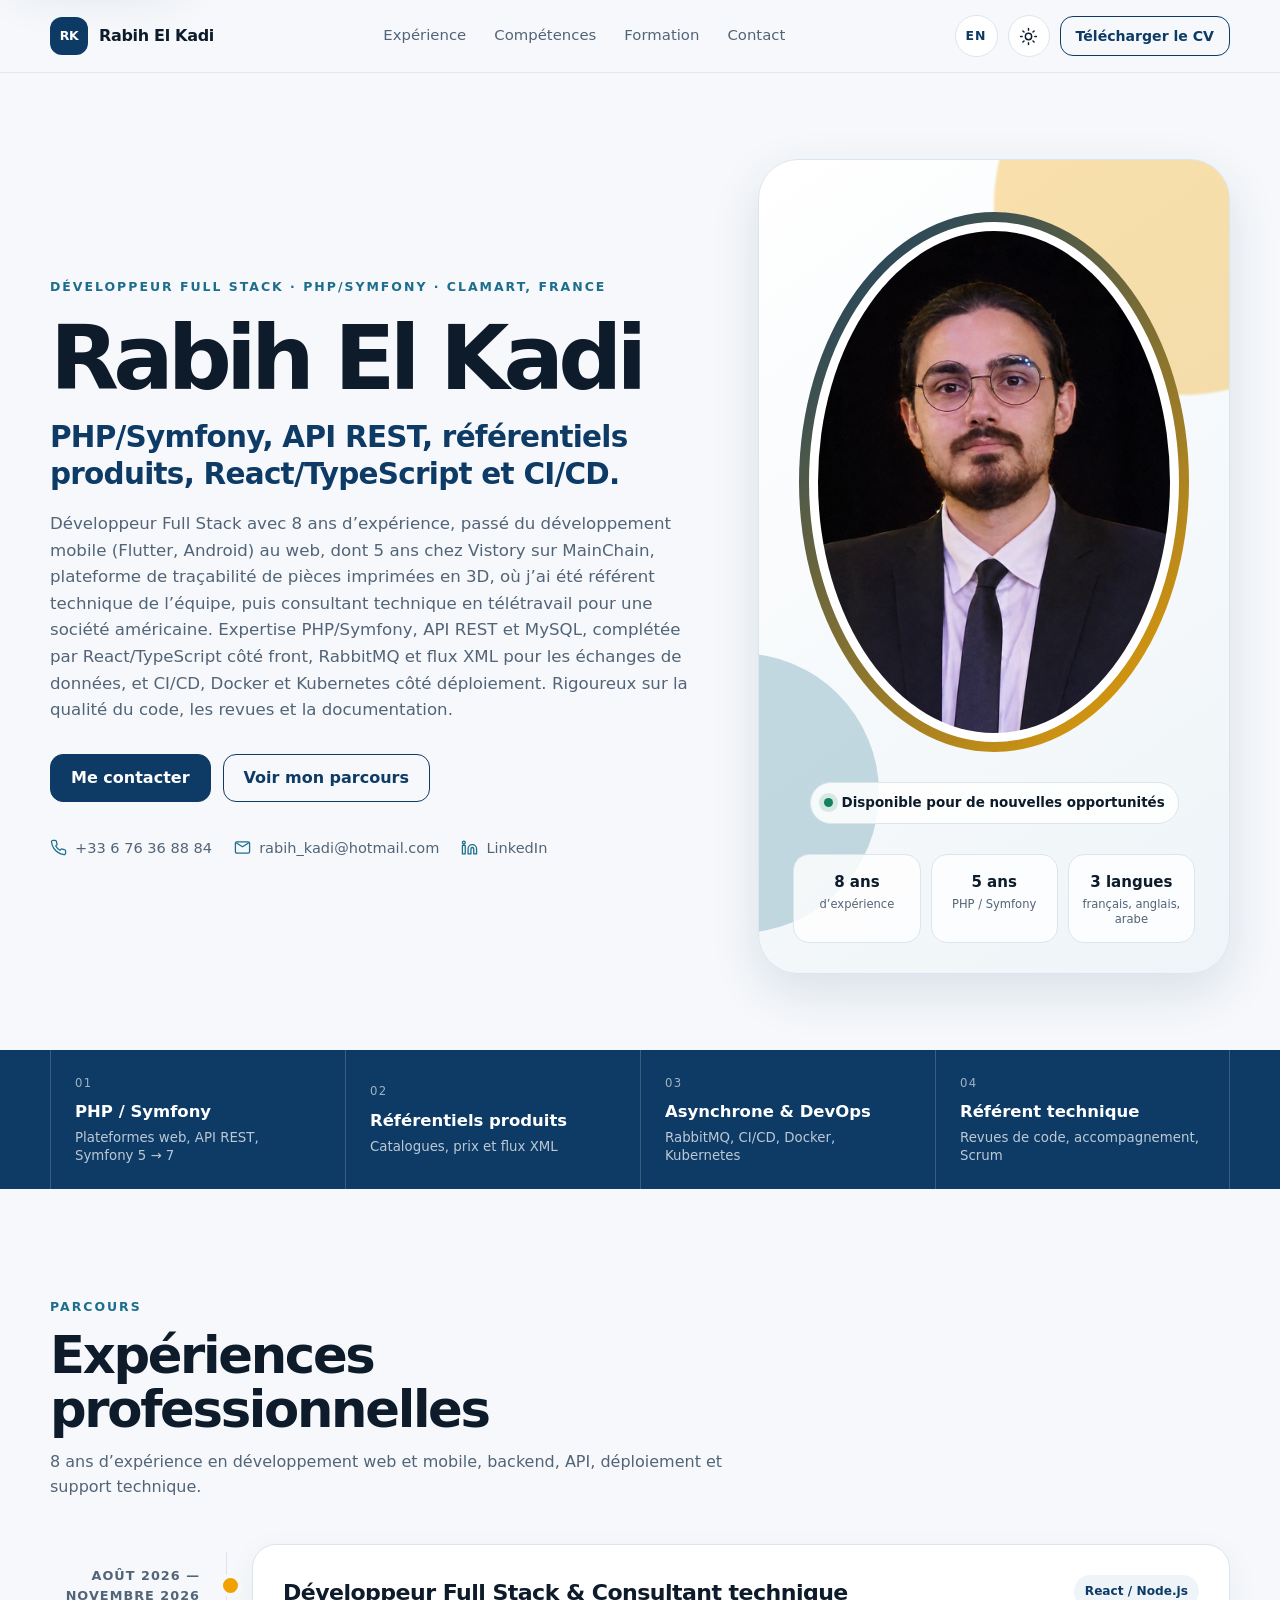
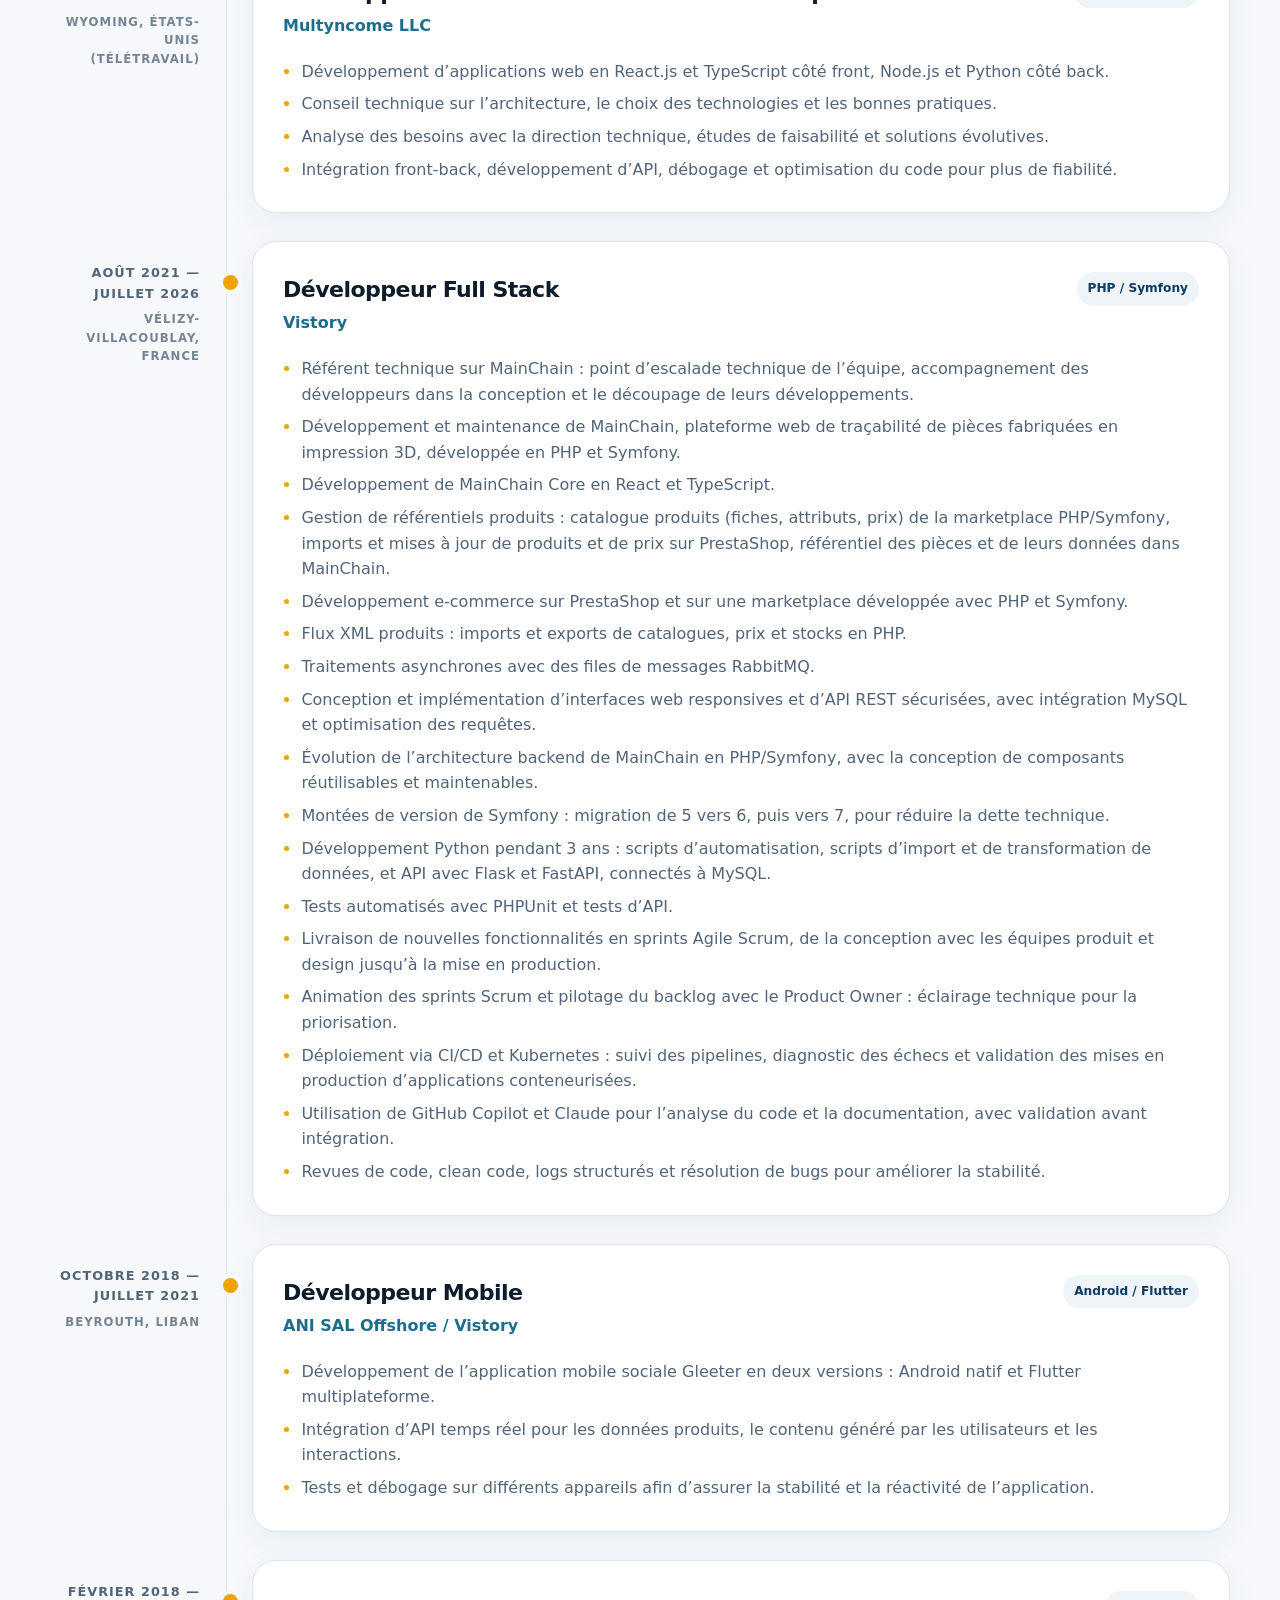
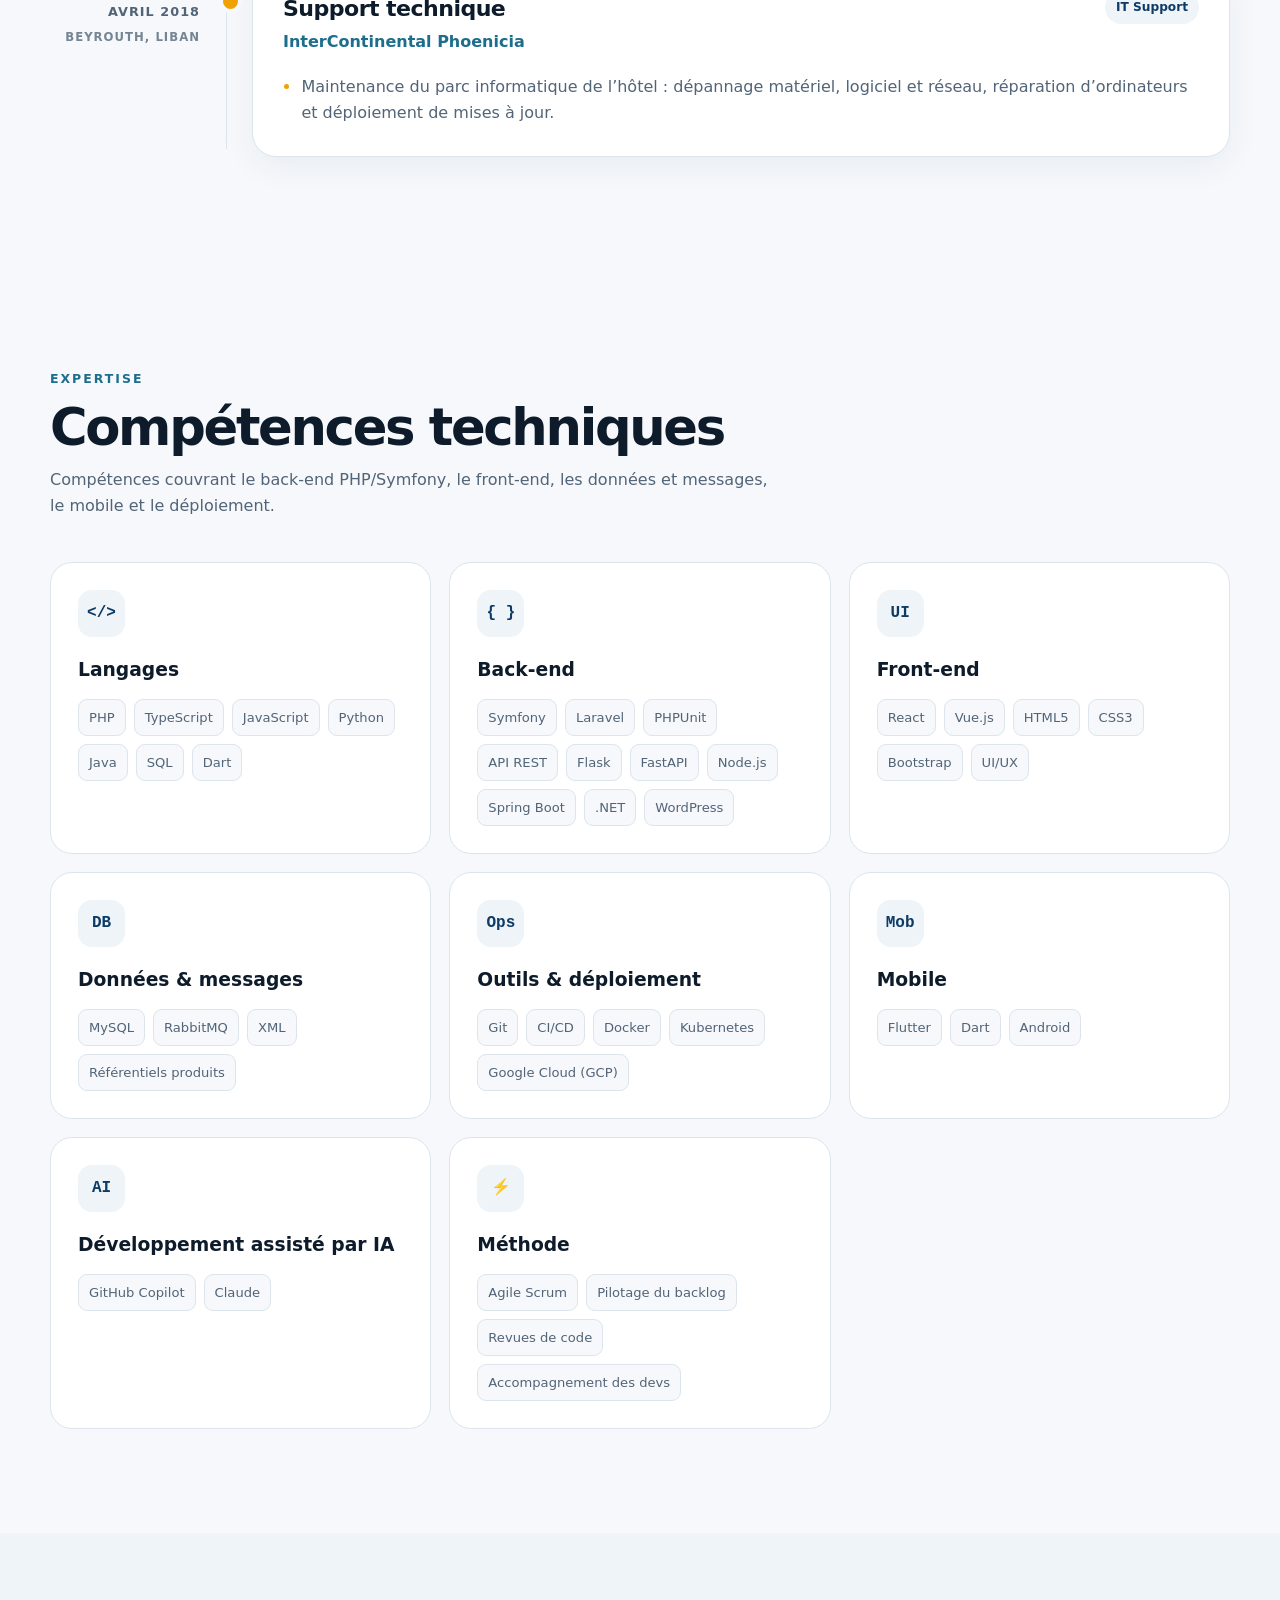
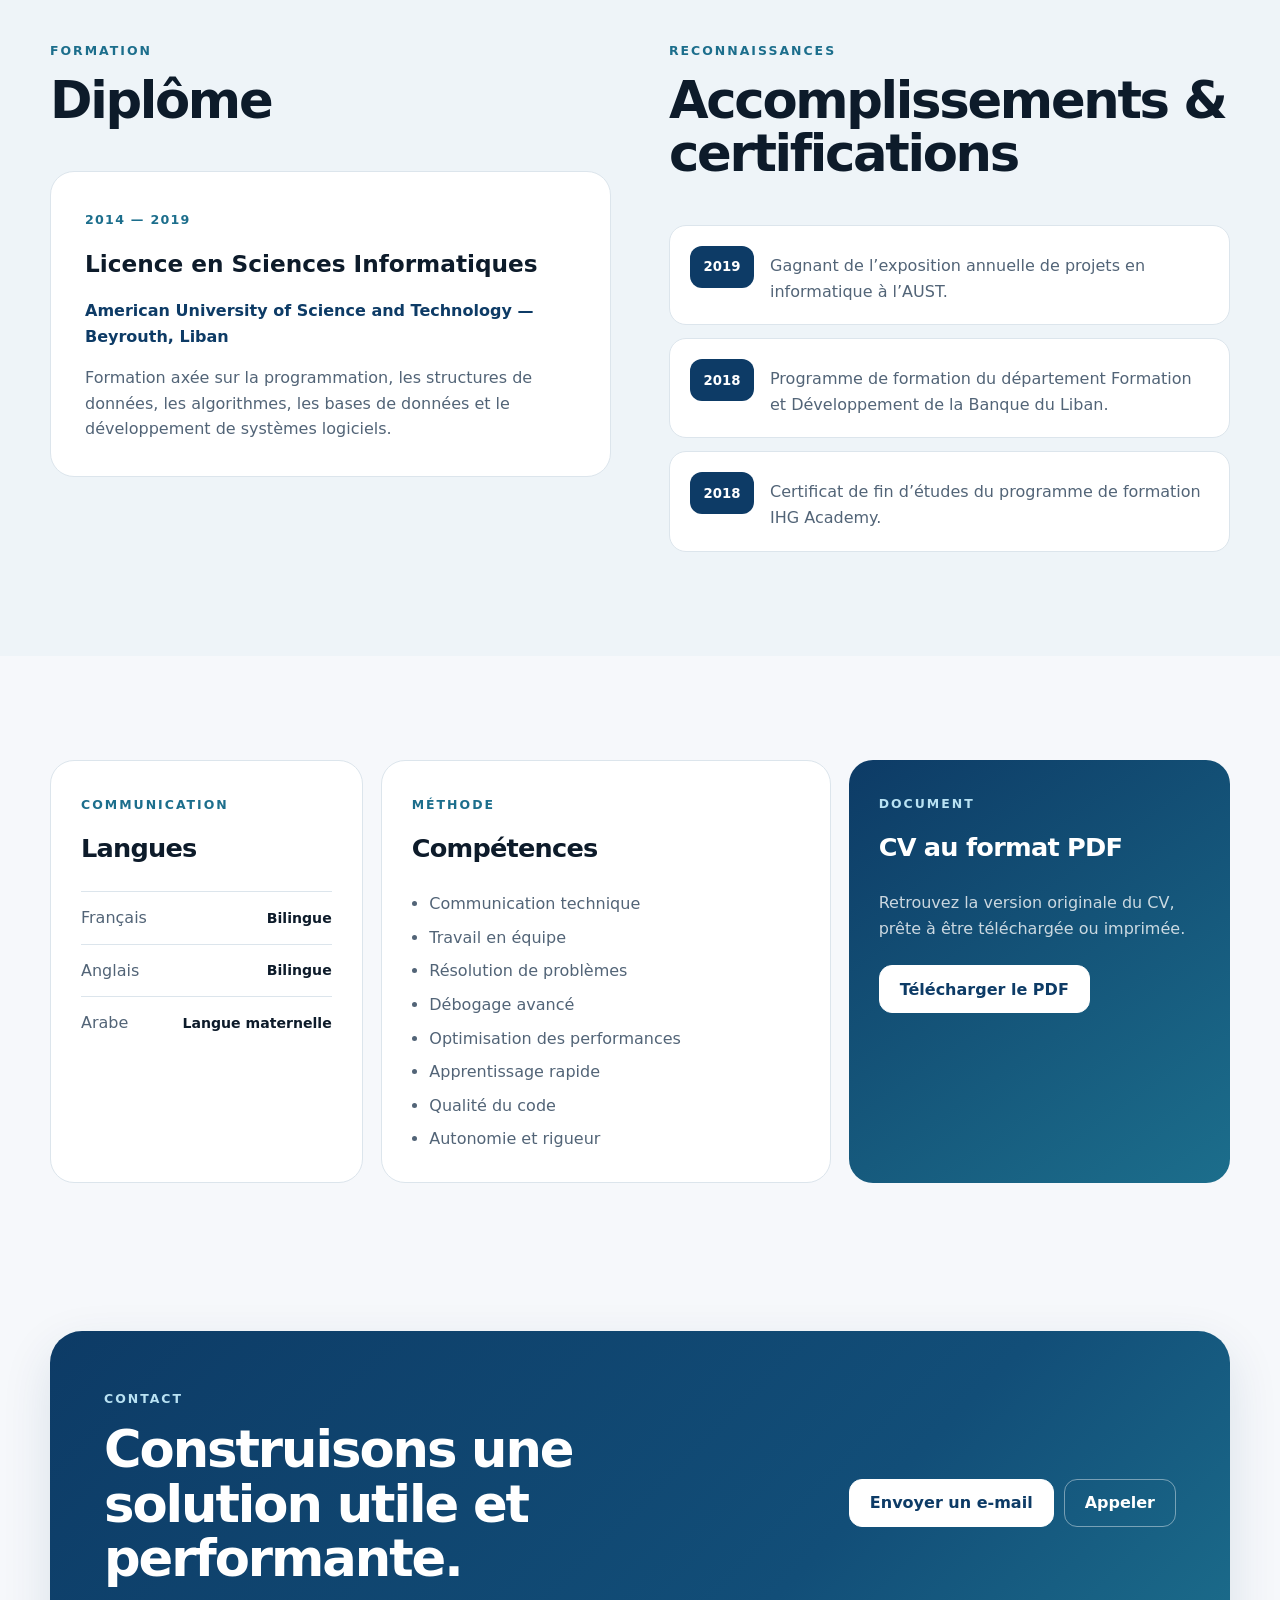
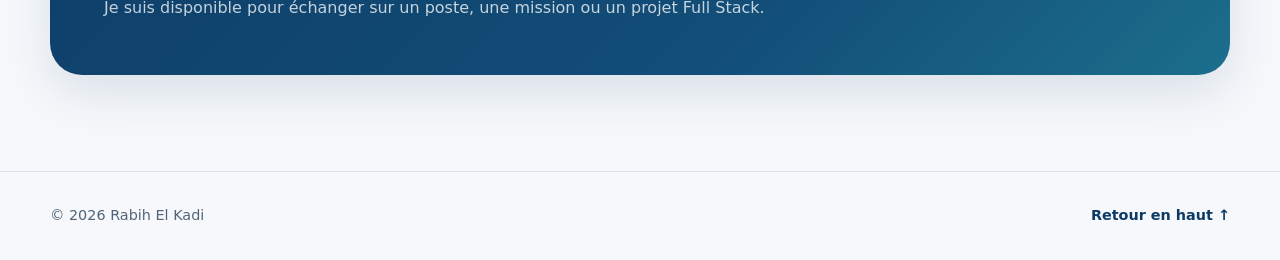
<file: index.html>
<!DOCTYPE html>

<html data-theme="light" lang="fr">
<head>
<meta charset="utf-8"/>
<meta content="width=device-width, initial-scale=1" name="viewport"/>
<meta content="CV en ligne de Rabih El Kadi, développeur Full Stack avec 8 ans d’expérience, spécialisé en PHP/Symfony, API REST, référentiels produits, RabbitMQ, CI/CD et Kubernetes." name="description"/>
<meta content="#0d3b66" name="theme-color"/>
<meta content="Rabih El Kadi — Développeur Full Stack" property="og:title"/>
<meta content="Développeur Full Stack avec 8 ans d’expérience, dont 5 ans chez Vistory comme référent technique sur MainChain : PHP/Symfony, API REST, référentiels produits, RabbitMQ, CI/CD et Kubernetes." property="og:description"/>
<meta content="website" property="og:type"/><meta content="fr_FR" property="og:locale"/>
<title>Rabih El Kadi — Développeur Full Stack</title>
<link href="data:image/svg+xml,%3Csvg xmlns='http://www.w3.org/2000/svg' viewBox='0 0 64 64'%3E%3Crect width='64' height='64' rx='16' fill='%230d3b66'/%3E%3Ctext x='50%25' y='54%25' text-anchor='middle' dominant-baseline='middle' font-family='Arial' font-size='26' font-weight='700' fill='white'%3ERK%3C/text%3E%3C/svg%3E" rel="icon"/><link href="index.html" hreflang="fr" rel="alternate"/><link href="en.html" hreflang="en" rel="alternate"/><link href="index.html" hreflang="x-default" rel="alternate"/>
<link href="styles.css" rel="stylesheet"/>
<script type="application/ld+json">
  {
    "@context": "https://schema.org",
    "@type": "Person",
    "name": "Rabih El Kadi",
    "jobTitle": "Développeur Full Stack",
    "email": "mailto:rabih_kadi@hotmail.com",
    "telephone": "+33676368884",
    "address": {"@type": "PostalAddress", "addressLocality": "Clamart", "postalCode": "92140", "addressCountry": "FR"},
    "sameAs": ["https://www.linkedin.com/in/rabihelkadi/"]
  }
  </script>
</head>
<body>
<a class="skip-link" href="#main">Aller au contenu</a>
<header class="site-header" id="top">
<div class="nav-shell">
<a aria-label="Accueil Rabih El Kadi" class="brand" href="#top">
<span class="brand-mark">RK</span>
<span>Rabih El Kadi</span>
</a>
<nav aria-label="Navigation principale" class="desktop-nav">
<a href="#experience">Expérience</a>
<a href="#competences">Compétences</a>
<a href="#formation">Formation</a>
<a href="#contact">Contact</a>
</nav>
<div class="header-actions"><a aria-label="View the website in English" class="language-toggle" href="en.html" hreflang="en" title="English version">EN</a>
<button aria-label="Activer le thème sombre" class="icon-button" id="theme-toggle" title="Changer de thème" type="button">
<svg aria-hidden="true" class="sun-icon" viewbox="0 0 24 24"><path d="M12 4V2m0 20v-2M4 12H2m20 0h-2m-2.34-5.66 1.42-1.42M4.92 19.08l1.42-1.42m0-11.32L4.92 4.92m14.16 14.16-1.42-1.42M16 12a4 4 0 1 1-8 0 4 4 0 0 1 8 0Z"></path></svg>
<svg aria-hidden="true" class="moon-icon" viewbox="0 0 24 24"><path d="M21 12.79A9 9 0 1 1 11.21 3 7 7 0 0 0 21 12.79Z"></path></svg>
</button>
<a class="button button-small button-outline" download="" href="assets/Rabih-El-Kadi-CV-FR.pdf">Télécharger le CV</a>
</div>
</div>
</header>
<main id="main">
<section aria-labelledby="hero-title" class="hero section-shell">
<div class="hero-copy reveal">
<span class="eyebrow">Développeur Full Stack · PHP/Symfony · Clamart, France</span>
<h1 id="hero-title">Rabih El Kadi</h1>
<p class="hero-title">PHP/Symfony, API REST, référentiels produits, React/TypeScript et CI/CD.</p>
<p class="hero-summary">Développeur Full Stack avec 8 ans d’expérience, passé du développement mobile (Flutter, Android) au web, dont 5 ans chez Vistory sur MainChain, plateforme de traçabilité de pièces imprimées en 3D, où j’ai été référent technique de l’équipe, puis consultant technique en télétravail pour une société américaine. Expertise PHP/Symfony, API REST et MySQL, complétée par React/TypeScript côté front, RabbitMQ et flux XML pour les échanges de données, et CI/CD, Docker et Kubernetes côté déploiement. Rigoureux sur la qualité du code, les revues et la documentation.</p>
<div class="hero-actions">
<a class="button" href="mailto:rabih_kadi@hotmail.com">Me contacter</a>
<a class="button button-outline" href="#experience">Voir mon parcours</a>
</div>
<div aria-label="Coordonnées principales" class="contact-row">
<a href="tel:+33676368884">
<svg aria-hidden="true" viewbox="0 0 24 24"><path d="M22 16.92v3a2 2 0 0 1-2.18 2 19.79 19.79 0 0 1-8.63-3.07 19.5 19.5 0 0 1-6-6A19.79 19.79 0 0 1 2.12 4.18 2 2 0 0 1 4.11 2h3a2 2 0 0 1 2 1.72c.13.96.36 1.9.69 2.8a2 2 0 0 1-.45 2.11L8.09 9.91a16 16 0 0 0 6 6l1.28-1.28a2 2 0 0 1 2.11-.45c.9.33 1.84.56 2.8.69A2 2 0 0 1 22 16.92Z"></path></svg>
            +33 6 76 36 88 84
          </a>
<a href="mailto:rabih_kadi@hotmail.com">
<svg aria-hidden="true" viewbox="0 0 24 24"><path d="M4 4h16a2 2 0 0 1 2 2v12a2 2 0 0 1-2 2H4a2 2 0 0 1-2-2V6a2 2 0 0 1 2-2Zm0 2 8 5 8-5"></path></svg>
            rabih_kadi@hotmail.com
          </a>
<a href="https://www.linkedin.com/in/rabihelkadi/" rel="noreferrer" target="_blank">
<svg aria-hidden="true" viewbox="0 0 24 24"><path d="M16 8a6 6 0 0 1 6 6v7h-4v-7a2 2 0 0 0-4 0v7h-4v-7a6 6 0 0 1 6-6ZM2 9h4v12H2zM4 3a2 2 0 1 1 0 4 2 2 0 0 1 0-4Z"></path></svg>
            LinkedIn
          </a>
</div>
</div>
<div aria-label="Portrait de Rabih El Kadi" class="hero-visual reveal">
<div class="portrait-card">
<div class="portrait-ring">
<img alt="Portrait professionnel de Rabih El Kadi" height="520" src="assets/rabih-profile.png" width="520"/>
</div>
<div class="availability"><span></span> Disponible pour de nouvelles opportunités</div>
<div class="quick-facts">
<div><strong>8 ans</strong><span>d’expérience</span></div>
<div><strong>5 ans</strong><span>PHP / Symfony</span></div>
<div><strong>3 langues</strong><span>français, anglais, arabe</span></div>
</div>
</div>
</div>
</section>
<section aria-label="Domaines d'expertise" class="impact-strip">
<div class="section-shell impact-grid">
<div><span>01</span><strong>PHP / Symfony</strong><small>Plateformes web, API REST, Symfony 5 → 7</small></div>
<div><span>02</span><strong>Référentiels produits</strong><small>Catalogues, prix et flux XML</small></div>
<div><span>03</span><strong>Asynchrone &amp; DevOps</strong><small>RabbitMQ, CI/CD, Docker, Kubernetes</small></div>
<div><span>04</span><strong>Référent technique</strong><small>Revues de code, accompagnement, Scrum</small></div>
</div>
</section>
<section aria-labelledby="experience-title" class="content-section section-shell" id="experience">
<div class="section-heading reveal">
<span class="eyebrow">Parcours</span>
<h2 id="experience-title">Expériences professionnelles</h2>
<p>8 ans d’expérience en développement web et mobile, backend, API, déploiement et support technique.</p>
</div>
<div class="timeline">
<article class="timeline-item reveal">
<div class="timeline-meta">
<span>Août 2026 — Novembre 2026</span>
<span>Wyoming, États-Unis (télétravail)</span>
</div>
<div class="timeline-card">
<div class="role-heading">
<div><h3>Développeur Full Stack &amp; Consultant technique</h3><p>Multyncome LLC</p></div>
<span class="role-tag">React / Node.js</span>
</div>
<ul><li>Développement d’applications web en React.js et TypeScript côté front, Node.js et Python côté back.</li><li>Conseil technique sur l’architecture, le choix des technologies et les bonnes pratiques.</li><li>Analyse des besoins avec la direction technique, études de faisabilité et solutions évolutives.</li><li>Intégration front-back, développement d’API, débogage et optimisation du code pour plus de fiabilité.</li></ul>
</div>
</article>
<article class="timeline-item reveal">
<div class="timeline-meta">
<span>Août 2021 — Juillet 2026</span>
<span>Vélizy-Villacoublay, France</span>
</div>
<div class="timeline-card">
<div class="role-heading">
<div><h3>Développeur Full Stack</h3><p>Vistory</p></div>
<span class="role-tag">PHP / Symfony</span>
</div>
<ul><li>Référent technique sur MainChain : point d’escalade technique de l’équipe, accompagnement des développeurs dans la conception et le découpage de leurs développements.</li><li>Développement et maintenance de MainChain, plateforme web de traçabilité de pièces fabriquées en impression 3D, développée en PHP et Symfony.</li><li>Développement de MainChain Core en React et TypeScript.</li><li>Gestion de référentiels produits : catalogue produits (fiches, attributs, prix) de la marketplace PHP/Symfony, imports et mises à jour de produits et de prix sur PrestaShop, référentiel des pièces et de leurs données dans MainChain.</li><li>Développement e-commerce sur PrestaShop et sur une marketplace développée avec PHP et Symfony.</li><li>Flux XML produits : imports et exports de catalogues, prix et stocks en PHP.</li><li>Traitements asynchrones avec des files de messages RabbitMQ.</li><li>Conception et implémentation d’interfaces web responsives et d’API REST sécurisées, avec intégration MySQL et optimisation des requêtes.</li><li>Évolution de l’architecture backend de MainChain en PHP/Symfony, avec la conception de composants réutilisables et maintenables.</li><li>Montées de version de Symfony : migration de 5 vers 6, puis vers 7, pour réduire la dette technique.</li><li>Développement Python pendant 3 ans : scripts d’automatisation, scripts d’import et de transformation de données, et API avec Flask et FastAPI, connectés à MySQL.</li><li>Tests automatisés avec PHPUnit et tests d’API.</li><li>Livraison de nouvelles fonctionnalités en sprints Agile Scrum, de la conception avec les équipes produit et design jusqu’à la mise en production.</li><li>Animation des sprints Scrum et pilotage du backlog avec le Product Owner : éclairage technique pour la priorisation.</li><li>Déploiement via CI/CD et Kubernetes : suivi des pipelines, diagnostic des échecs et validation des mises en production d’applications conteneurisées.</li><li>Utilisation de GitHub Copilot et Claude pour l’analyse du code et la documentation, avec validation avant intégration.</li><li>Revues de code, clean code, logs structurés et résolution de bugs pour améliorer la stabilité.</li></ul>
</div>
</article>
<article class="timeline-item reveal">
<div class="timeline-meta">
<span>Octobre 2018 — Juillet 2021</span>
<span>Beyrouth, Liban</span>
</div>
<div class="timeline-card">
<div class="role-heading">
<div><h3>Développeur Mobile</h3><p>ANI SAL Offshore / Vistory</p></div>
<span class="role-tag">Android / Flutter</span>
</div>
<ul><li>Développement de l’application mobile sociale Gleeter en deux versions : Android natif et Flutter multiplateforme.</li><li>Intégration d’API temps réel pour les données produits, le contenu généré par les utilisateurs et les interactions.</li><li>Tests et débogage sur différents appareils afin d’assurer la stabilité et la réactivité de l’application.</li></ul>
</div>
</article>
<article class="timeline-item reveal">
<div class="timeline-meta">
<span>Février 2018 — Avril 2018</span>
<span>Beyrouth, Liban</span>
</div>
<div class="timeline-card">
<div class="role-heading">
<div><h3>Support technique</h3><p>InterContinental Phoenicia</p></div>
<span class="role-tag">IT Support</span>
</div>
<ul><li>Maintenance du parc informatique de l’hôtel : dépannage matériel, logiciel et réseau, réparation d’ordinateurs et déploiement de mises à jour.</li></ul>
</div>
</article>
</div>
</section>
<section aria-labelledby="skills-title" class="content-section section-shell" id="competences">
<div class="section-heading reveal">
<span class="eyebrow">Expertise</span>
<h2 id="skills-title">Compétences techniques</h2>
<p>Compétences couvrant le back-end PHP/Symfony, le front-end, les données et messages, le mobile et le déploiement.</p>
</div>
<div class="skills-grid"><article class="skill-card reveal"><div class="skill-icon">&lt;/&gt;</div><h3>Langages</h3><div class="tag-list"><span>PHP</span><span>TypeScript</span><span>JavaScript</span><span>Python</span><span>Java</span><span>SQL</span><span>Dart</span></div></article><article class="skill-card reveal"><div class="skill-icon">{ }</div><h3>Back-end</h3><div class="tag-list"><span>Symfony</span><span>Laravel</span><span>PHPUnit</span><span>API REST</span><span>Flask</span><span>FastAPI</span><span>Node.js</span><span>Spring Boot</span><span>.NET</span><span>WordPress</span></div></article><article class="skill-card reveal"><div class="skill-icon">UI</div><h3>Front-end</h3><div class="tag-list"><span>React</span><span>Vue.js</span><span>HTML5</span><span>CSS3</span><span>Bootstrap</span><span>UI/UX</span></div></article><article class="skill-card reveal"><div class="skill-icon">DB</div><h3>Données &amp; messages</h3><div class="tag-list"><span>MySQL</span><span>RabbitMQ</span><span>XML</span><span>Référentiels produits</span></div></article><article class="skill-card reveal"><div class="skill-icon">Ops</div><h3>Outils &amp; déploiement</h3><div class="tag-list"><span>Git</span><span>CI/CD</span><span>Docker</span><span>Kubernetes</span><span>Google Cloud (GCP)</span></div></article><article class="skill-card reveal"><div class="skill-icon">Mob</div><h3>Mobile</h3><div class="tag-list"><span>Flutter</span><span>Dart</span><span>Android</span></div></article><article class="skill-card reveal"><div class="skill-icon">AI</div><h3>Développement assisté par IA</h3><div class="tag-list"><span>GitHub Copilot</span><span>Claude</span></div></article><article class="skill-card reveal"><div class="skill-icon">⚡</div><h3>Méthode</h3><div class="tag-list"><span>Agile Scrum</span><span>Pilotage du backlog</span><span>Revues de code</span><span>Accompagnement des devs</span></div></article></div>
</section>
<section aria-labelledby="education-title" class="content-section alternate" id="formation">
<div class="section-shell two-column">
<div>
<div class="section-heading reveal">
<span class="eyebrow">Formation</span>
<h2 id="education-title">Diplôme</h2>
</div>
<article class="feature-card reveal">
<span class="feature-year">2014 — 2019</span>
<h3>Licence en Sciences Informatiques</h3>
<p class="feature-place">American University of Science and Technology — Beyrouth, Liban</p>
<p>Formation axée sur la programmation, les structures de données, les algorithmes, les bases de données et le développement de systèmes logiciels.</p>
</article>
</div>
<div>
<div class="section-heading reveal">
<span class="eyebrow">Reconnaissances</span>
<h2>Accomplissements &amp; certifications</h2>
</div>
<div class="achievement-list">
<div class="achievement reveal"><span>2019</span><p>Gagnant de l’exposition annuelle de projets en informatique à l’AUST.</p></div>
<div class="achievement reveal"><span>2018</span><p>Programme de formation du département Formation et Développement de la Banque du Liban.</p></div>
<div class="achievement reveal"><span>2018</span><p>Certificat de fin d’études du programme de formation IHG Academy.</p></div>
</div>
</div>
</div>
</section>
<section aria-labelledby="languages-title" class="content-section section-shell">
<div class="three-column">
<article class="info-card reveal">
<span class="eyebrow">Communication</span>
<h2 id="languages-title">Langues</h2>
<div class="language-row"><span>Français</span><strong>Bilingue</strong></div>
<div class="language-row"><span>Anglais</span><strong>Bilingue</strong></div>
<div class="language-row"><span>Arabe</span><strong>Langue maternelle</strong></div>
</article>
<article class="info-card reveal">
<span class="eyebrow">Méthode</span>
<h2>Compétences</h2>
<ul class="plain-list"><li>Communication technique</li><li>Travail en équipe</li><li>Résolution de problèmes</li><li>Débogage avancé</li><li>Optimisation des performances</li><li>Apprentissage rapide</li><li>Qualité du code</li><li>Autonomie et rigueur</li></ul>
</article>
<article class="info-card accent-card reveal">
<span class="eyebrow">Document</span>
<h2>CV au format PDF</h2>
<p>Retrouvez la version originale du CV, prête à être téléchargée ou imprimée.</p>
<a class="button button-light" download="" href="assets/Rabih-El-Kadi-CV-FR.pdf">Télécharger le PDF</a>
</article>
</div>
</section>
<section aria-labelledby="contact-title" class="contact-section" id="contact">
<div class="section-shell contact-card reveal">
<div>
<span class="eyebrow">Contact</span>
<h2 id="contact-title">Construisons une solution utile et performante.</h2>
<p>Je suis disponible pour échanger sur un poste, une mission ou un projet Full Stack.</p>
</div>
<div class="contact-actions">
<a class="button button-light" href="mailto:rabih_kadi@hotmail.com">Envoyer un e-mail</a>
<a class="button button-ghost" href="tel:+33676368884">Appeler</a>
</div>
</div>
</section>
</main>
<footer>
<div class="section-shell footer-shell">
<p>© <span id="year"></span> Rabih El Kadi</p>
<a href="#top">Retour en haut ↑</a>
</div>
</footer>
<script src="script.js"></script>
</body>
</html>
</file>
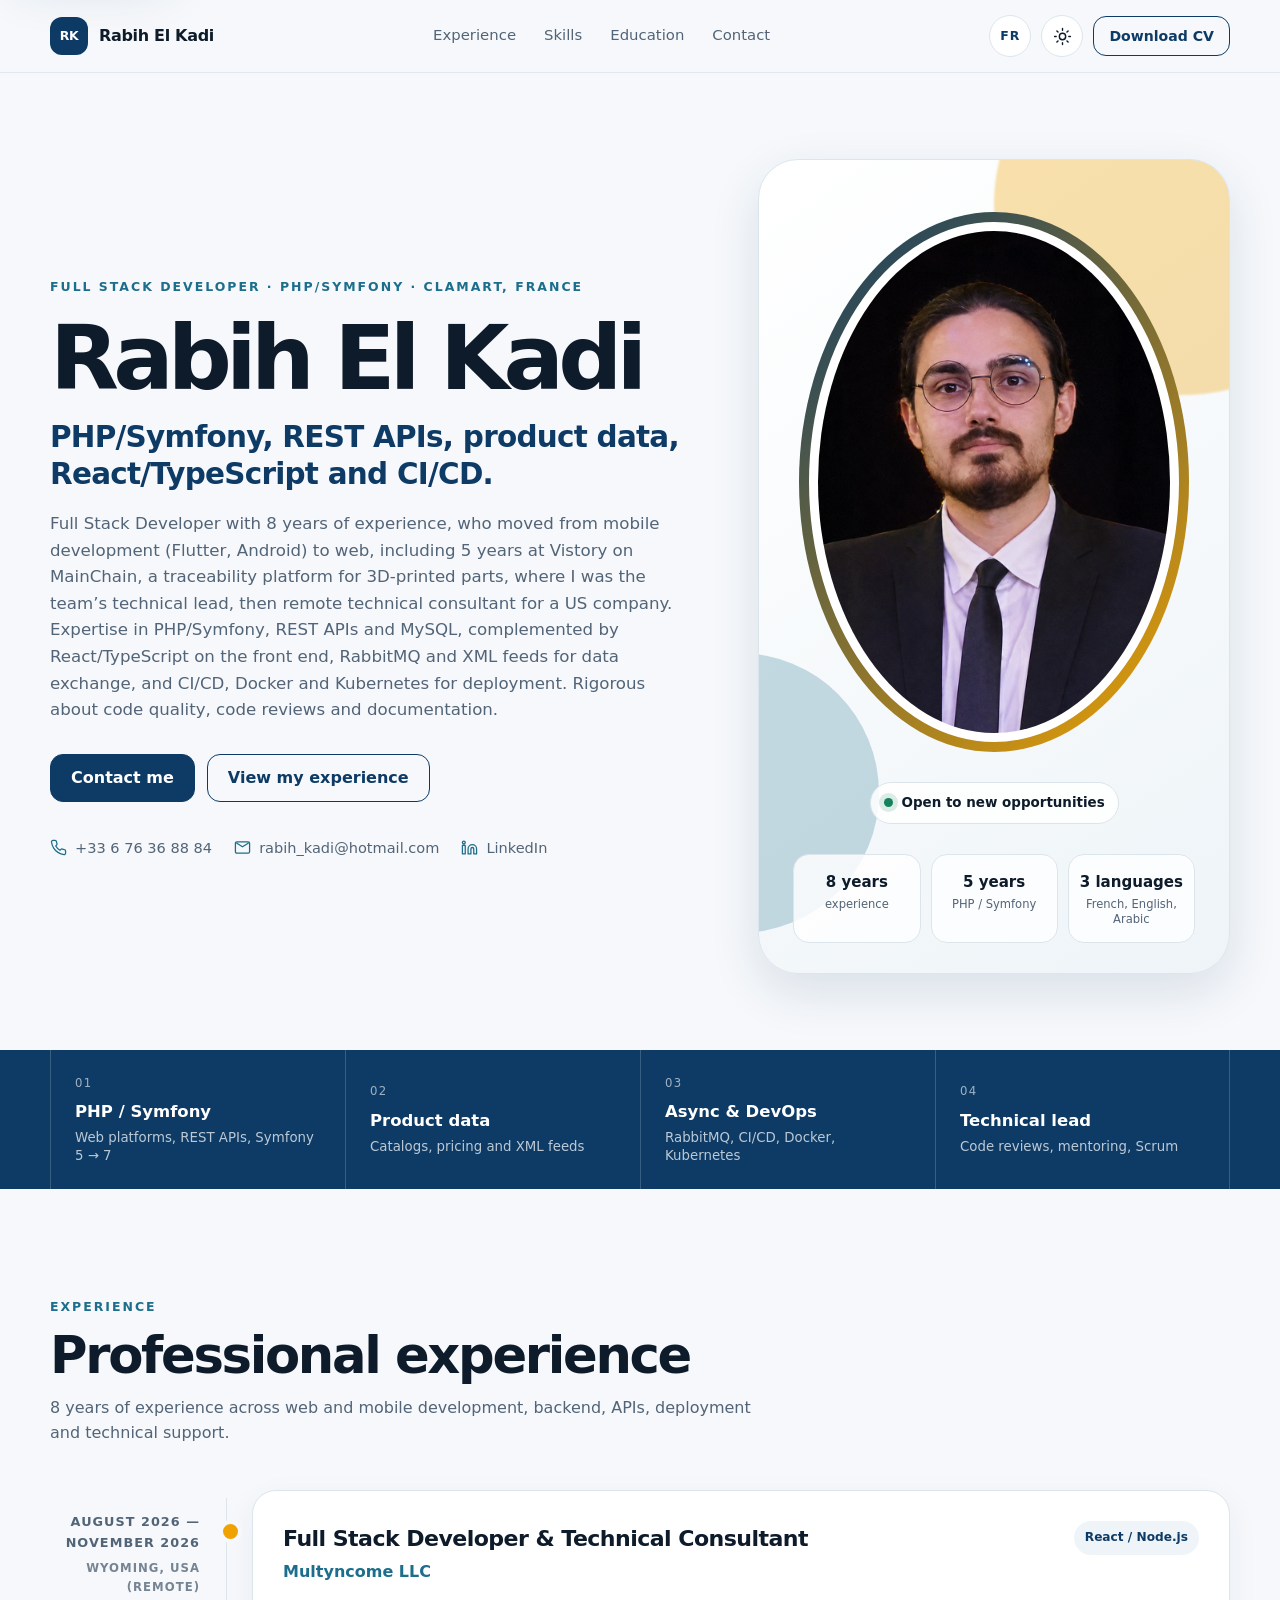
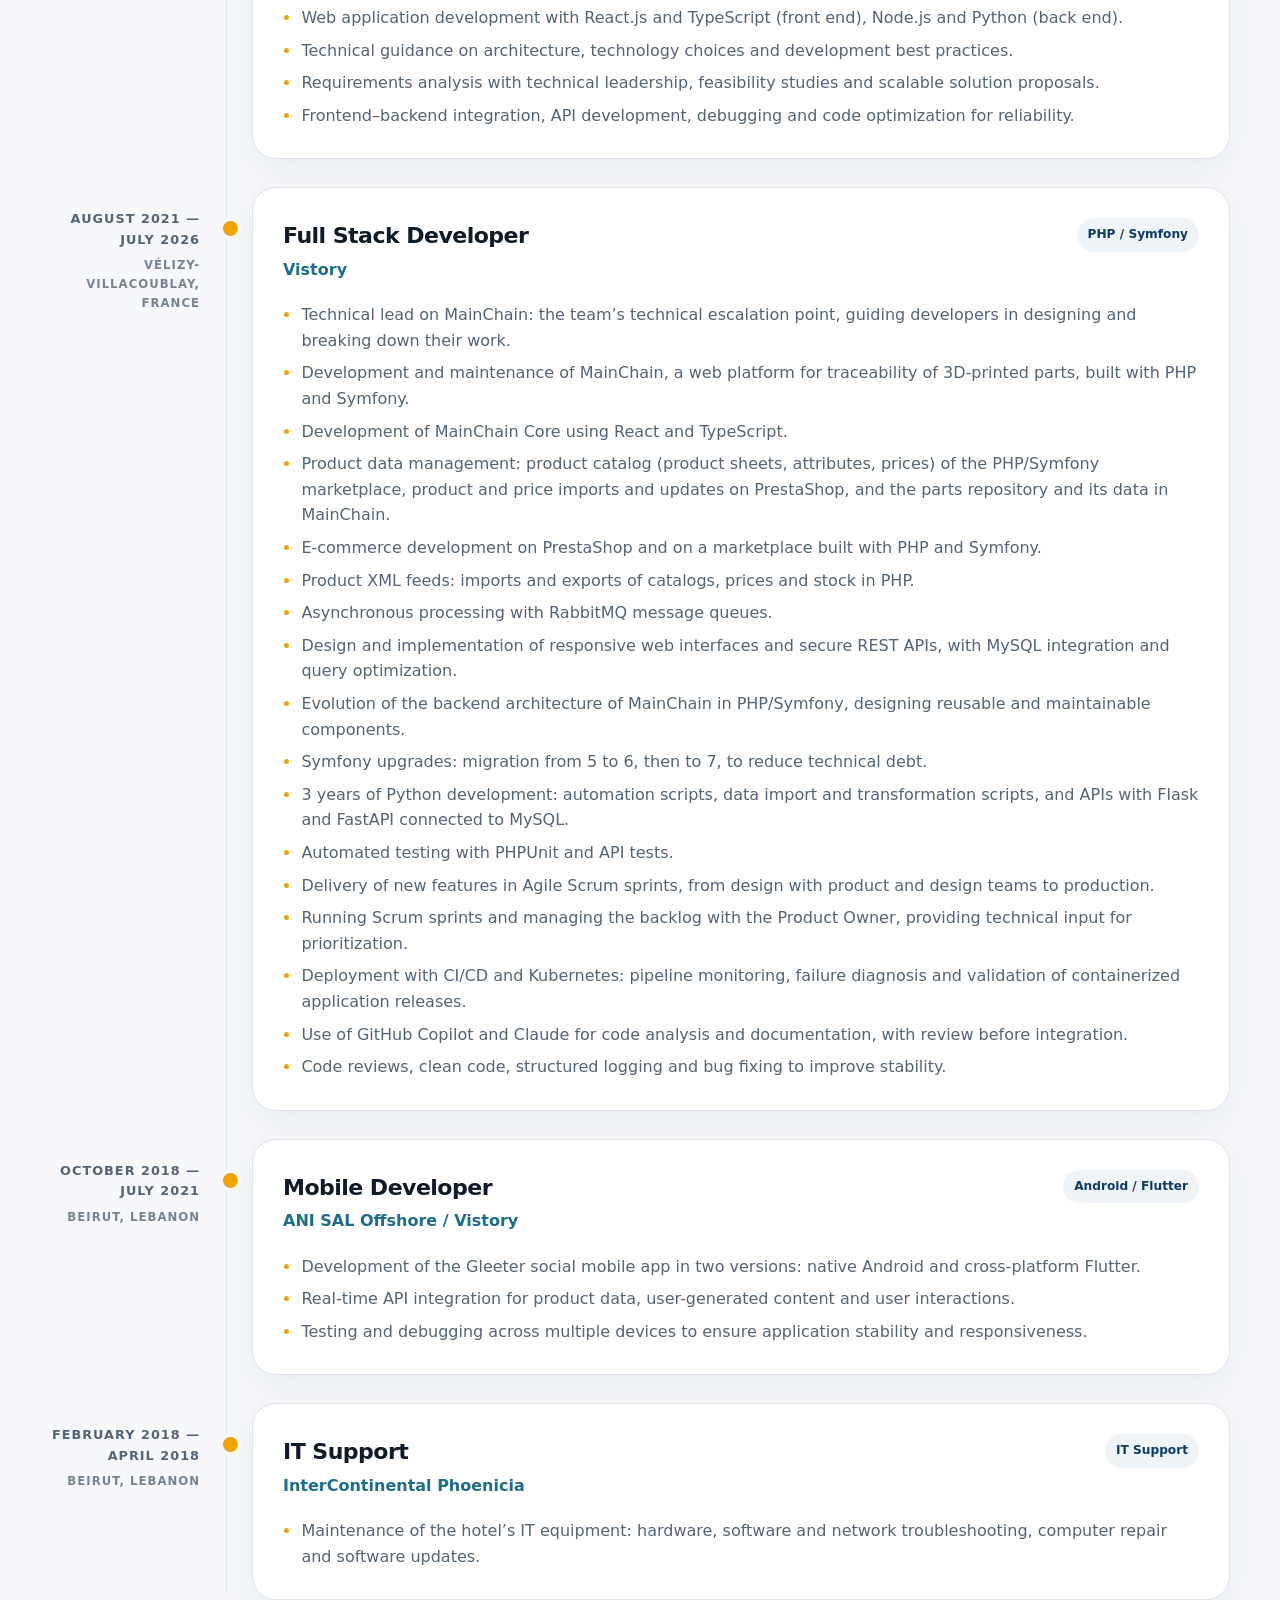
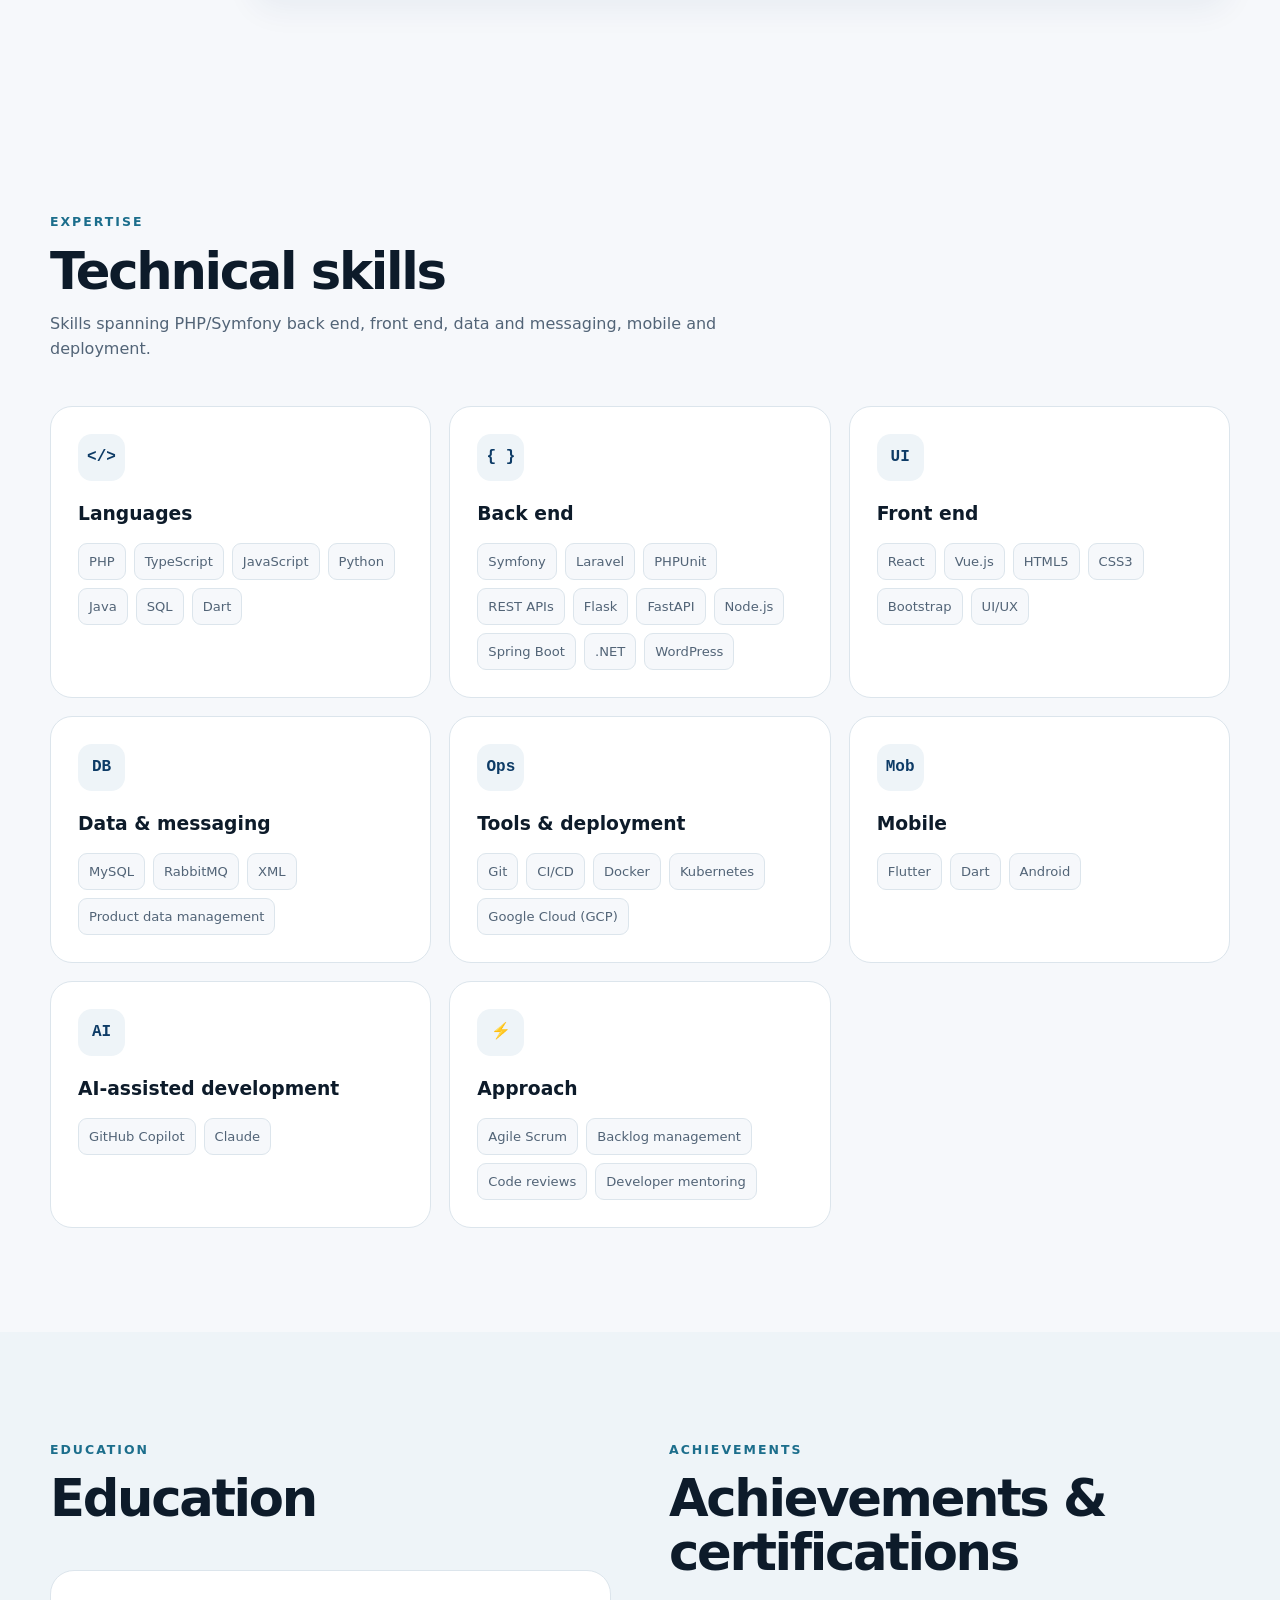
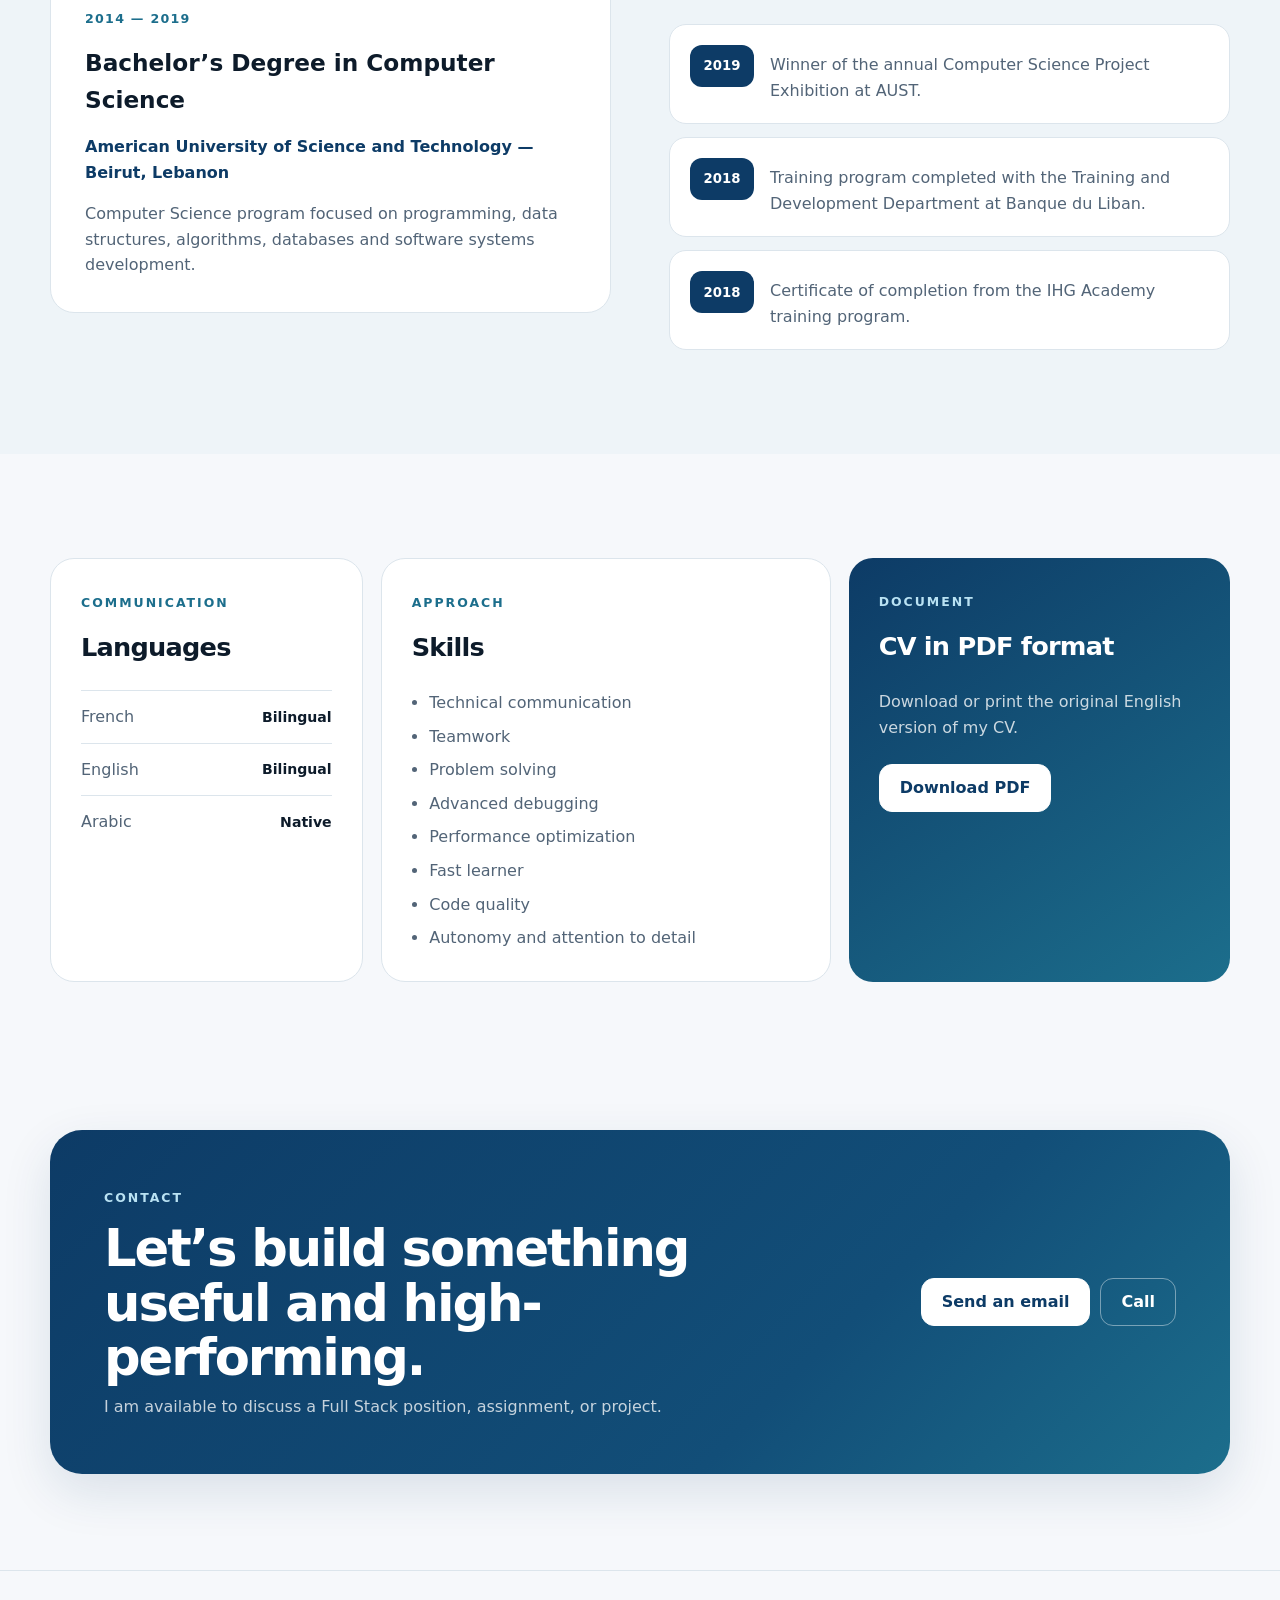
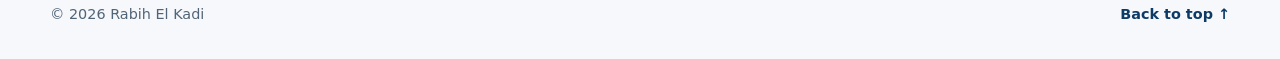
<file: en.html>
<!DOCTYPE html>

<html data-theme="light" lang="en">
<head>
<meta charset="utf-8"/>
<meta content="width=device-width, initial-scale=1" name="viewport"/>
<meta content="Online CV of Rabih El Kadi, Full Stack Developer with 8 years of experience, specialized in PHP/Symfony, REST APIs, product data management, RabbitMQ, CI/CD and Kubernetes." name="description"/>
<meta content="#0d3b66" name="theme-color"/>
<meta content="Rabih El Kadi — Full Stack Developer" property="og:title"/>
<meta content="Full Stack Developer with 8 years of experience, including 5 years at Vistory as technical lead on MainChain: PHP/Symfony, REST APIs, product data, RabbitMQ, CI/CD and Kubernetes." property="og:description"/>
<meta content="website" property="og:type"/><meta content="en_US" property="og:locale"/>
<title>Rabih El Kadi — Full Stack Developer</title>
<link href="data:image/svg+xml,%3Csvg xmlns='http://www.w3.org/2000/svg' viewBox='0 0 64 64'%3E%3Crect width='64' height='64' rx='16' fill='%230d3b66'/%3E%3Ctext x='50%25' y='54%25' text-anchor='middle' dominant-baseline='middle' font-family='Arial' font-size='26' font-weight='700' fill='white'%3ERK%3C/text%3E%3C/svg%3E" rel="icon"/><link href="index.html" hreflang="fr" rel="alternate"/><link href="en.html" hreflang="en" rel="alternate"/><link href="index.html" hreflang="x-default" rel="alternate"/>
<link href="styles.css" rel="stylesheet"/>
<script type="application/ld+json">
{
  "@context": "https://schema.org",
  "@type": "Person",
  "name": "Rabih El Kadi",
  "jobTitle": "Full Stack Developer",
  "email": "mailto:rabih_kadi@hotmail.com",
  "telephone": "+33676368884",
  "address": {
    "@type": "PostalAddress",
    "addressLocality": "Clamart",
    "postalCode": "92140",
    "addressCountry": "FR"
  },
  "sameAs": [
    "https://www.linkedin.com/in/rabihelkadi/"
  ]
}
</script>
</head>
<body>
<a class="skip-link" href="#main">Skip to content</a>
<header class="site-header" id="top">
<div class="nav-shell">
<a aria-label="Rabih El Kadi home" class="brand" href="#top">
<span class="brand-mark">RK</span>
<span>Rabih El Kadi</span>
</a>
<nav aria-label="Main navigation" class="desktop-nav">
<a href="#experience">Experience</a>
<a href="#competences">Skills</a>
<a href="#formation">Education</a>
<a href="#contact">Contact</a>
</nav>
<div class="header-actions"><a aria-label="Voir le site en français" class="language-toggle" href="index.html" hreflang="fr" title="Version française">FR</a>
<button aria-label="Enable dark theme" class="icon-button" id="theme-toggle" title="Change theme" type="button">
<svg aria-hidden="true" class="sun-icon" viewbox="0 0 24 24"><path d="M12 4V2m0 20v-2M4 12H2m20 0h-2m-2.34-5.66 1.42-1.42M4.92 19.08l1.42-1.42m0-11.32L4.92 4.92m14.16 14.16-1.42-1.42M16 12a4 4 0 1 1-8 0 4 4 0 0 1 8 0Z"></path></svg>
<svg aria-hidden="true" class="moon-icon" viewbox="0 0 24 24"><path d="M21 12.79A9 9 0 1 1 11.21 3 7 7 0 0 0 21 12.79Z"></path></svg>
</button>
<a class="button button-small button-outline" download="" href="assets/Rabih-El-Kadi-CV-EN.pdf">Download CV</a>
</div>
</div>
</header>
<main id="main">
<section aria-labelledby="hero-title" class="hero section-shell">
<div class="hero-copy reveal">
<span class="eyebrow">Full Stack Developer · PHP/Symfony · Clamart, France</span>
<h1 id="hero-title">Rabih El Kadi</h1>
<p class="hero-title">PHP/Symfony, REST APIs, product data, React/TypeScript and CI/CD.</p>
<p class="hero-summary">Full Stack Developer with 8 years of experience, who moved from mobile development (Flutter, Android) to web, including 5 years at Vistory on MainChain, a traceability platform for 3D-printed parts, where I was the team’s technical lead, then remote technical consultant for a US company. Expertise in PHP/Symfony, REST APIs and MySQL, complemented by React/TypeScript on the front end, RabbitMQ and XML feeds for data exchange, and CI/CD, Docker and Kubernetes for deployment. Rigorous about code quality, code reviews and documentation.</p>
<div class="hero-actions">
<a class="button" href="mailto:rabih_kadi@hotmail.com">Contact me</a>
<a class="button button-outline" href="#experience">View my experience</a>
</div>
<div aria-label="Main contact details" class="contact-row">
<a href="tel:+33676368884">
<svg aria-hidden="true" viewbox="0 0 24 24"><path d="M22 16.92v3a2 2 0 0 1-2.18 2 19.79 19.79 0 0 1-8.63-3.07 19.5 19.5 0 0 1-6-6A19.79 19.79 0 0 1 2.12 4.18 2 2 0 0 1 4.11 2h3a2 2 0 0 1 2 1.72c.13.96.36 1.9.69 2.8a2 2 0 0 1-.45 2.11L8.09 9.91a16 16 0 0 0 6 6l1.28-1.28a2 2 0 0 1 2.11-.45c.9.33 1.84.56 2.8.69A2 2 0 0 1 22 16.92Z"></path></svg>
            +33 6 76 36 88 84
          </a>
<a href="mailto:rabih_kadi@hotmail.com">
<svg aria-hidden="true" viewbox="0 0 24 24"><path d="M4 4h16a2 2 0 0 1 2 2v12a2 2 0 0 1-2 2H4a2 2 0 0 1-2-2V6a2 2 0 0 1 2-2Zm0 2 8 5 8-5"></path></svg>
            rabih_kadi@hotmail.com
          </a>
<a href="https://www.linkedin.com/in/rabihelkadi/" rel="noreferrer" target="_blank">
<svg aria-hidden="true" viewbox="0 0 24 24"><path d="M16 8a6 6 0 0 1 6 6v7h-4v-7a2 2 0 0 0-4 0v7h-4v-7a6 6 0 0 1 6-6ZM2 9h4v12H2zM4 3a2 2 0 1 1 0 4 2 2 0 0 1 0-4Z"></path></svg>
            LinkedIn
          </a>
</div>
</div>
<div aria-label="Portrait of Rabih El Kadi" class="hero-visual reveal">
<div class="portrait-card">
<div class="portrait-ring">
<img alt="Professional portrait of Rabih El Kadi" height="520" src="assets/rabih-profile.png" width="520"/>
</div>
<div class="availability"><span></span>Open to new opportunities</div>
<div class="quick-facts">
<div><strong>8 years</strong><span>experience</span></div>
<div><strong>5 years</strong><span>PHP / Symfony</span></div>
<div><strong>3 languages</strong><span>French, English, Arabic</span></div>
</div>
</div>
</div>
</section>
<section aria-label="Areas of expertise" class="impact-strip">
<div class="section-shell impact-grid">
<div><span>01</span><strong>PHP / Symfony</strong><small>Web platforms, REST APIs, Symfony 5 → 7</small></div>
<div><span>02</span><strong>Product data</strong><small>Catalogs, pricing and XML feeds</small></div>
<div><span>03</span><strong>Async &amp; DevOps</strong><small>RabbitMQ, CI/CD, Docker, Kubernetes</small></div>
<div><span>04</span><strong>Technical lead</strong><small>Code reviews, mentoring, Scrum</small></div>
</div>
</section>
<section aria-labelledby="experience-title" class="content-section section-shell" id="experience">
<div class="section-heading reveal">
<span class="eyebrow">Experience</span>
<h2 id="experience-title">Professional experience</h2>
<p>8 years of experience across web and mobile development, backend, APIs, deployment and technical support.</p>
</div>
<div class="timeline">
<article class="timeline-item reveal">
<div class="timeline-meta">
<span>August 2026 — November 2026</span>
<span>Wyoming, USA (remote)</span>
</div>
<div class="timeline-card">
<div class="role-heading">
<div><h3>Full Stack Developer &amp; Technical Consultant</h3><p>Multyncome LLC</p></div>
<span class="role-tag">React / Node.js</span>
</div>
<ul><li>Web application development with React.js and TypeScript (front end), Node.js and Python (back end).</li><li>Technical guidance on architecture, technology choices and development best practices.</li><li>Requirements analysis with technical leadership, feasibility studies and scalable solution proposals.</li><li>Frontend–backend integration, API development, debugging and code optimization for reliability.</li></ul>
</div>
</article>
<article class="timeline-item reveal">
<div class="timeline-meta">
<span>August 2021 — July 2026</span>
<span>Vélizy-Villacoublay, France</span>
</div>
<div class="timeline-card">
<div class="role-heading">
<div><h3>Full Stack Developer</h3><p>Vistory</p></div>
<span class="role-tag">PHP / Symfony</span>
</div>
<ul><li>Technical lead on MainChain: the team’s technical escalation point, guiding developers in designing and breaking down their work.</li><li>Development and maintenance of MainChain, a web platform for traceability of 3D-printed parts, built with PHP and Symfony.</li><li>Development of MainChain Core using React and TypeScript.</li><li>Product data management: product catalog (product sheets, attributes, prices) of the PHP/Symfony marketplace, product and price imports and updates on PrestaShop, and the parts repository and its data in MainChain.</li><li>E-commerce development on PrestaShop and on a marketplace built with PHP and Symfony.</li><li>Product XML feeds: imports and exports of catalogs, prices and stock in PHP.</li><li>Asynchronous processing with RabbitMQ message queues.</li><li>Design and implementation of responsive web interfaces and secure REST APIs, with MySQL integration and query optimization.</li><li>Evolution of the backend architecture of MainChain in PHP/Symfony, designing reusable and maintainable components.</li><li>Symfony upgrades: migration from 5 to 6, then to 7, to reduce technical debt.</li><li>3 years of Python development: automation scripts, data import and transformation scripts, and APIs with Flask and FastAPI connected to MySQL.</li><li>Automated testing with PHPUnit and API tests.</li><li>Delivery of new features in Agile Scrum sprints, from design with product and design teams to production.</li><li>Running Scrum sprints and managing the backlog with the Product Owner, providing technical input for prioritization.</li><li>Deployment with CI/CD and Kubernetes: pipeline monitoring, failure diagnosis and validation of containerized application releases.</li><li>Use of GitHub Copilot and Claude for code analysis and documentation, with review before integration.</li><li>Code reviews, clean code, structured logging and bug fixing to improve stability.</li></ul>
</div>
</article>
<article class="timeline-item reveal">
<div class="timeline-meta">
<span>October 2018 — July 2021</span>
<span>Beirut, Lebanon</span>
</div>
<div class="timeline-card">
<div class="role-heading">
<div><h3>Mobile Developer</h3><p>ANI SAL Offshore / Vistory</p></div>
<span class="role-tag">Android / Flutter</span>
</div>
<ul><li>Development of the Gleeter social mobile app in two versions: native Android and cross-platform Flutter.</li><li>Real-time API integration for product data, user-generated content and user interactions.</li><li>Testing and debugging across multiple devices to ensure application stability and responsiveness.</li></ul>
</div>
</article>
<article class="timeline-item reveal">
<div class="timeline-meta">
<span>February 2018 — April 2018</span>
<span>Beirut, Lebanon</span>
</div>
<div class="timeline-card">
<div class="role-heading">
<div><h3>IT Support</h3><p>InterContinental Phoenicia</p></div>
<span class="role-tag">IT Support</span>
</div>
<ul><li>Maintenance of the hotel’s IT equipment: hardware, software and network troubleshooting, computer repair and software updates.</li></ul>
</div>
</article>
</div>
</section>
<section aria-labelledby="skills-title" class="content-section section-shell" id="competences">
<div class="section-heading reveal">
<span class="eyebrow">Expertise</span>
<h2 id="skills-title">Technical skills</h2>
<p>Skills spanning PHP/Symfony back end, front end, data and messaging, mobile and deployment.</p>
</div>
<div class="skills-grid"><article class="skill-card reveal"><div class="skill-icon">&lt;/&gt;</div><h3>Languages</h3><div class="tag-list"><span>PHP</span><span>TypeScript</span><span>JavaScript</span><span>Python</span><span>Java</span><span>SQL</span><span>Dart</span></div></article><article class="skill-card reveal"><div class="skill-icon">{ }</div><h3>Back end</h3><div class="tag-list"><span>Symfony</span><span>Laravel</span><span>PHPUnit</span><span>REST APIs</span><span>Flask</span><span>FastAPI</span><span>Node.js</span><span>Spring Boot</span><span>.NET</span><span>WordPress</span></div></article><article class="skill-card reveal"><div class="skill-icon">UI</div><h3>Front end</h3><div class="tag-list"><span>React</span><span>Vue.js</span><span>HTML5</span><span>CSS3</span><span>Bootstrap</span><span>UI/UX</span></div></article><article class="skill-card reveal"><div class="skill-icon">DB</div><h3>Data &amp; messaging</h3><div class="tag-list"><span>MySQL</span><span>RabbitMQ</span><span>XML</span><span>Product data management</span></div></article><article class="skill-card reveal"><div class="skill-icon">Ops</div><h3>Tools &amp; deployment</h3><div class="tag-list"><span>Git</span><span>CI/CD</span><span>Docker</span><span>Kubernetes</span><span>Google Cloud (GCP)</span></div></article><article class="skill-card reveal"><div class="skill-icon">Mob</div><h3>Mobile</h3><div class="tag-list"><span>Flutter</span><span>Dart</span><span>Android</span></div></article><article class="skill-card reveal"><div class="skill-icon">AI</div><h3>AI-assisted development</h3><div class="tag-list"><span>GitHub Copilot</span><span>Claude</span></div></article><article class="skill-card reveal"><div class="skill-icon">⚡</div><h3>Approach</h3><div class="tag-list"><span>Agile Scrum</span><span>Backlog management</span><span>Code reviews</span><span>Developer mentoring</span></div></article></div>
</section>
<section aria-labelledby="education-title" class="content-section alternate" id="formation">
<div class="section-shell two-column">
<div>
<div class="section-heading reveal">
<span class="eyebrow">Education</span>
<h2 id="education-title">Education</h2>
</div>
<article class="feature-card reveal">
<span class="feature-year">2014 — 2019</span>
<h3>Bachelor’s Degree in Computer Science</h3>
<p class="feature-place">American University of Science and Technology — Beirut, Lebanon</p>
<p>Computer Science program focused on programming, data structures, algorithms, databases and software systems development.</p>
</article>
</div>
<div>
<div class="section-heading reveal">
<span class="eyebrow">Achievements</span>
<h2>Achievements &amp; certifications</h2>
</div>
<div class="achievement-list">
<div class="achievement reveal"><span>2019</span><p>Winner of the annual Computer Science Project Exhibition at AUST.</p></div>
<div class="achievement reveal"><span>2018</span><p>Training program completed with the Training and Development Department at Banque du Liban.</p></div>
<div class="achievement reveal"><span>2018</span><p>Certificate of completion from the IHG Academy training program.</p></div>
</div>
</div>
</div>
</section>
<section aria-labelledby="languages-title" class="content-section section-shell">
<div class="three-column">
<article class="info-card reveal">
<span class="eyebrow">Communication</span>
<h2 id="languages-title">Languages</h2>
<div class="language-row"><span>French</span><strong>Bilingual</strong></div>
<div class="language-row"><span>English</span><strong>Bilingual</strong></div>
<div class="language-row"><span>Arabic</span><strong>Native</strong></div>
</article>
<article class="info-card reveal">
<span class="eyebrow">Approach</span>
<h2>Skills</h2>
<ul class="plain-list"><li>Technical communication</li><li>Teamwork</li><li>Problem solving</li><li>Advanced debugging</li><li>Performance optimization</li><li>Fast learner</li><li>Code quality</li><li>Autonomy and attention to detail</li></ul>
</article>
<article class="info-card accent-card reveal">
<span class="eyebrow">Document</span>
<h2>CV in PDF format</h2>
<p>Download or print the original English version of my CV.</p>
<a class="button button-light" download="" href="assets/Rabih-El-Kadi-CV-EN.pdf">Download PDF</a>
</article>
</div>
</section>
<section aria-labelledby="contact-title" class="contact-section" id="contact">
<div class="section-shell contact-card reveal">
<div>
<span class="eyebrow">Contact</span>
<h2 id="contact-title">Let’s build something useful and high-performing.</h2>
<p>I am available to discuss a Full Stack position, assignment, or project.</p>
</div>
<div class="contact-actions">
<a class="button button-light" href="mailto:rabih_kadi@hotmail.com">Send an email</a>
<a class="button button-ghost" href="tel:+33676368884">Call</a>
</div>
</div>
</section>
</main>
<footer>
<div class="section-shell footer-shell">
<p>© <span id="year"></span> Rabih El Kadi</p>
<a href="#top">Back to top ↑</a>
</div>
</footer>
<script src="script.js"></script>
</body>
</html>
</file>
<file: styles.css>
:root {
  --bg: #f6f8fb;
  --surface: #ffffff;
  --surface-soft: #eef4f8;
  --text: #0d1b2a;
  --muted: #526477;
  --line: #dce5ec;
  --primary: #0d3b66;
  --primary-2: #1c6e8c;
  --accent: #f0a202;
  --success: #16825d;
  --shadow: 0 18px 50px rgba(13, 59, 102, .12);
  --radius: 24px;
  --max: 1180px;
}

html[data-theme="dark"] {
  --bg: #08111c;
  --surface: #101e2c;
  --surface-soft: #132638;
  --text: #eef5fb;
  --muted: #a9bac8;
  --line: #263b4d;
  --primary: #6bb6dc;
  --primary-2: #8ac8e8;
  --accent: #ffc857;
  --shadow: 0 18px 50px rgba(0,0,0,.25);
}

* { box-sizing: border-box; }
html { scroll-behavior: smooth; }
body {
  margin: 0;
  font-family: Inter, ui-sans-serif, system-ui, -apple-system, BlinkMacSystemFont, "Segoe UI", sans-serif;
  background: var(--bg);
  color: var(--text);
  line-height: 1.6;
  -webkit-font-smoothing: antialiased;
}
a { color: inherit; text-decoration: none; }
button, a { -webkit-tap-highlight-color: transparent; }
img { max-width: 100%; display: block; }
svg { fill: none; stroke: currentColor; stroke-width: 1.8; stroke-linecap: round; stroke-linejoin: round; }

.skip-link { position: fixed; left: 1rem; top: -5rem; z-index: 999; background: var(--surface); padding: .8rem 1rem; border-radius: 10px; box-shadow: var(--shadow); }
.skip-link:focus { top: 1rem; }
.section-shell { width: min(calc(100% - 40px), var(--max)); margin: 0 auto; }
.content-section { padding: 104px 0; }
.alternate { background: var(--surface-soft); }

.site-header {
  position: sticky;
  top: 0;
  z-index: 100;
  border-bottom: 1px solid color-mix(in srgb, var(--line) 82%, transparent);
  background: color-mix(in srgb, var(--bg) 85%, transparent);
  backdrop-filter: blur(18px);
}
.nav-shell { min-height: 72px; width: min(calc(100% - 40px), var(--max)); margin: 0 auto; display: flex; align-items: center; justify-content: space-between; gap: 24px; }
.brand { display: inline-flex; align-items: center; gap: 11px; font-weight: 800; letter-spacing: -.02em; }
.brand-mark { width: 38px; height: 38px; display: grid; place-items: center; border-radius: 12px; background: var(--primary); color: var(--surface); font-size: .78rem; }
html[data-theme="dark"] .brand-mark { color: #08111c; }
.desktop-nav { display: flex; gap: 28px; font-size: .93rem; color: var(--muted); }
.desktop-nav a { transition: color .2s ease; }
.desktop-nav a:hover { color: var(--primary); }
.header-actions { display: flex; align-items: center; gap: 10px; }
.language-toggle {
  min-width: 42px;
  height: 42px;
  display: inline-grid;
  place-items: center;
  padding: 0 10px;
  border-radius: 999px;
  border: 1px solid var(--line);
  background: var(--surface);
  color: var(--primary);
  font-size: .78rem;
  font-weight: 850;
  letter-spacing: .08em;
  transition: transform .2s ease, border-color .2s ease, background .2s ease;
}
.language-toggle:hover {
  transform: translateY(-1px);
  border-color: var(--primary);
  background: var(--surface-soft);
}

.icon-button { width: 42px; height: 42px; display: grid; place-items: center; border-radius: 50%; border: 1px solid var(--line); color: var(--text); background: var(--surface); cursor: pointer; }
.icon-button svg { width: 19px; }
.moon-icon { display: none; }
html[data-theme="dark"] .sun-icon { display: none; }
html[data-theme="dark"] .moon-icon { display: block; }

.button { display: inline-flex; align-items: center; justify-content: center; gap: 8px; min-height: 48px; padding: 0 20px; border-radius: 13px; background: var(--primary); color: #fff; font-weight: 750; border: 1px solid var(--primary); transition: transform .2s ease, box-shadow .2s ease, background .2s ease; }
.button:hover { transform: translateY(-2px); box-shadow: 0 12px 24px rgba(13,59,102,.18); }
.button-small { min-height: 40px; padding: 0 15px; font-size: .88rem; }
.button-outline { background: transparent; color: var(--primary); }
.button-light { background: #fff; color: #0d3b66; border-color: #fff; }
.button-ghost { background: transparent; color: #fff; border-color: rgba(255,255,255,.42); }

.hero { min-height: calc(100vh - 72px); padding: 86px 0 76px; display: grid; grid-template-columns: 1.15fr .85fr; align-items: center; gap: 70px; }
.eyebrow { display: inline-block; color: var(--primary-2); font-size: .78rem; line-height: 1.2; text-transform: uppercase; letter-spacing: .16em; font-weight: 850; }
.hero h1 { margin: 18px 0 6px; font-size: clamp(3.3rem, 7vw, 6.4rem); line-height: .92; letter-spacing: -.065em; }
.hero-title { margin: 20px 0 18px; max-width: 760px; font-size: clamp(1.3rem, 2.3vw, 2rem); line-height: 1.25; letter-spacing: -.025em; font-weight: 720; color: var(--primary); }
.hero-summary { margin: 0; max-width: 760px; color: var(--muted); font-size: 1.04rem; }
.hero-actions { display: flex; flex-wrap: wrap; gap: 12px; margin-top: 30px; }
.contact-row { margin-top: 34px; display: flex; flex-wrap: wrap; gap: 12px 22px; color: var(--muted); font-size: .91rem; }
.contact-row a { display: inline-flex; gap: 8px; align-items: center; }
.contact-row svg { width: 17px; height: 17px; color: var(--primary-2); }

.hero-visual { position: relative; }
.portrait-card { position: relative; min-height: 600px; padding: 44px 34px 30px; border: 1px solid var(--line); border-radius: 40px; background: linear-gradient(145deg, var(--surface), var(--surface-soft)); box-shadow: var(--shadow); overflow: hidden; }
.portrait-card::before { content: ""; position: absolute; width: 380px; height: 380px; border-radius: 50%; right: -145px; top: -145px; background: color-mix(in srgb, var(--accent) 32%, transparent); filter: blur(1px); }
.portrait-card::after { content: ""; position: absolute; width: 280px; height: 280px; border-radius: 50%; left: -160px; bottom: 40px; background: color-mix(in srgb, var(--primary-2) 24%, transparent); }
.portrait-ring { position: relative; z-index: 2; width: min(100%, 390px); margin: 8px auto 30px; padding: 10px; border-radius: 50%; background: linear-gradient(135deg, var(--primary), var(--accent)); }
.portrait-ring img { aspect-ratio: 1; object-fit: cover; object-position: center 36%; border-radius: 50%; border: 9px solid var(--surface); background: #fff; }
.availability { position: relative; z-index: 2; display: flex; align-items: center; justify-content: center; gap: 9px; width: fit-content; margin: 0 auto 30px; padding: 9px 13px; border: 1px solid var(--line); border-radius: 999px; background: color-mix(in srgb, var(--surface) 88%, transparent); font-size: .84rem; font-weight: 700; }
.availability span { width: 9px; height: 9px; border-radius: 50%; background: var(--success); box-shadow: 0 0 0 5px color-mix(in srgb, var(--success) 15%, transparent); }
.quick-facts { position: relative; z-index: 2; display: grid; grid-template-columns: repeat(3, 1fr); gap: 10px; }
.quick-facts div { padding: 15px 8px; text-align: center; border: 1px solid var(--line); border-radius: 16px; background: color-mix(in srgb, var(--surface) 82%, transparent); }
.quick-facts strong, .quick-facts span { display: block; }
.quick-facts strong { font-size: .94rem; }
.quick-facts span { margin-top: 3px; color: var(--muted); font-size: .72rem; line-height: 1.3; }

.impact-strip { background: var(--primary); color: #fff; }
.impact-grid { display: grid; grid-template-columns: repeat(4, 1fr); }
.impact-grid > div { min-height: 138px; display: flex; flex-direction: column; justify-content: center; padding: 24px; border-left: 1px solid rgba(255,255,255,.18); }
.impact-grid > div:last-child { border-right: 1px solid rgba(255,255,255,.18); }
.impact-grid span { font-size: .73rem; opacity: .6; letter-spacing: .12em; }
.impact-grid strong { margin-top: 7px; font-size: 1.03rem; }
.impact-grid small { margin-top: 3px; opacity: .72; line-height: 1.35; }

.section-heading { max-width: 720px; margin-bottom: 44px; }
.section-heading h2 { margin: 11px 0 12px; font-size: clamp(2rem, 4vw, 3.5rem); line-height: 1.05; letter-spacing: -.045em; }
.section-heading p { margin: 0; color: var(--muted); }
.timeline { position: relative; display: grid; gap: 28px; }
.timeline::before { content: ""; position: absolute; left: 176px; top: 8px; bottom: 8px; width: 1px; background: var(--line); }
.timeline-item { display: grid; grid-template-columns: 150px 1fr; gap: 52px; position: relative; }
.timeline-item::before { content: ""; position: absolute; left: 169px; top: 30px; width: 15px; height: 15px; border-radius: 50%; background: var(--accent); border: 4px solid var(--bg); }
.timeline-meta { padding-top: 22px; color: var(--muted); font-size: .8rem; text-transform: uppercase; letter-spacing: .08em; font-weight: 750; text-align: right; }
.timeline-meta span { display: block; }
.timeline-meta span + span { margin-top: 6px; font-size: .73rem; opacity: .78; }
.timeline-card { padding: 30px; border: 1px solid var(--line); border-radius: var(--radius); background: var(--surface); box-shadow: 0 10px 32px rgba(13,59,102,.06); }
.role-heading { display: flex; align-items: flex-start; justify-content: space-between; gap: 20px; margin-bottom: 20px; }
.role-heading h3 { margin: 0; font-size: 1.38rem; letter-spacing: -.025em; }
.role-heading p { margin: 3px 0 0; color: var(--primary-2); font-weight: 750; }
.role-tag { flex: 0 0 auto; padding: 7px 11px; border-radius: 999px; background: var(--surface-soft); color: var(--primary); font-size: .76rem; font-weight: 800; }
.timeline-card ul { margin: 0; padding-left: 1.15rem; color: var(--muted); }
.timeline-card li + li { margin-top: 7px; }
.timeline-card li::marker { color: var(--accent); }

.skills-grid { display: grid; grid-template-columns: repeat(3, 1fr); gap: 18px; }
.skill-card { padding: 27px; border: 1px solid var(--line); border-radius: 22px; background: var(--surface); transition: transform .25s ease, box-shadow .25s ease; }
.skill-card:hover { transform: translateY(-4px); box-shadow: var(--shadow); }
.skill-icon { width: 47px; height: 47px; display: grid; place-items: center; border-radius: 14px; background: var(--surface-soft); color: var(--primary); font-family: ui-monospace, SFMono-Regular, Menlo, monospace; font-weight: 900; }
.skill-card h3 { margin: 18px 0 14px; }
.tag-list { display: flex; flex-wrap: wrap; gap: 8px; }
.tag-list span { padding: 7px 10px; border-radius: 9px; background: var(--bg); color: var(--muted); font-size: .82rem; border: 1px solid var(--line); }

.two-column { display: grid; grid-template-columns: 1fr 1fr; gap: 58px; }
.feature-card { padding: 34px; border-radius: var(--radius); background: var(--surface); border: 1px solid var(--line); }
.feature-year { color: var(--primary-2); font-size: .79rem; font-weight: 850; letter-spacing: .1em; text-transform: uppercase; }
.feature-card h3 { margin: 13px 0 7px; font-size: 1.45rem; }
.feature-place { color: var(--primary); font-weight: 750; }
.feature-card p:last-child { color: var(--muted); margin-bottom: 0; }
.achievement-list { display: grid; gap: 13px; }
.achievement { display: grid; grid-template-columns: 64px 1fr; gap: 16px; align-items: start; padding: 20px; border-radius: 17px; border: 1px solid var(--line); background: var(--surface); }
.achievement span { display: grid; place-items: center; min-height: 42px; border-radius: 12px; background: var(--primary); color: #fff; font-weight: 850; font-size: .83rem; }
.achievement p { margin: 7px 0 0; color: var(--muted); }

.three-column { display: grid; grid-template-columns: .82fr 1.18fr 1fr; gap: 18px; }
.info-card { padding: 30px; border-radius: var(--radius); border: 1px solid var(--line); background: var(--surface); }
.info-card h2 { margin: 12px 0 22px; font-size: 1.6rem; letter-spacing: -.03em; }
.language-row { display: flex; align-items: center; justify-content: space-between; gap: 20px; padding: 13px 0; border-top: 1px solid var(--line); color: var(--muted); }
.language-row strong { color: var(--text); font-size: .88rem; text-align: right; }
.plain-list { margin: 0; padding-left: 1.1rem; color: var(--muted); }
.plain-list li + li { margin-top: 8px; }
.accent-card { color: #fff; background: linear-gradient(145deg, #0d3b66, #1c6e8c); border: 0; }
.accent-card .eyebrow { color: #b9e2f3; }
.accent-card p { color: rgba(255,255,255,.78); margin-bottom: 24px; }

.contact-section { padding: 44px 0 96px; }
.contact-card { padding: 54px; border-radius: 32px; color: #fff; background: linear-gradient(135deg, #0d3b66, #124e78 65%, #1c6e8c); display: flex; align-items: center; justify-content: space-between; gap: 38px; box-shadow: var(--shadow); }
.contact-card .eyebrow { color: #b9e2f3; }
.contact-card h2 { margin: 12px 0 10px; max-width: 700px; font-size: clamp(2rem, 4vw, 3.4rem); line-height: 1.06; letter-spacing: -.04em; }
.contact-card p { margin: 0; color: rgba(255,255,255,.76); }
.contact-actions { display: flex; flex-wrap: wrap; gap: 10px; flex: 0 0 auto; }

footer { border-top: 1px solid var(--line); }
.footer-shell { min-height: 88px; display: flex; align-items: center; justify-content: space-between; color: var(--muted); font-size: .9rem; }
.footer-shell a { color: var(--primary); font-weight: 750; }

.reveal { opacity: 0; transform: translateY(18px); transition: opacity .6s ease, transform .6s ease; }
.reveal.visible { opacity: 1; transform: none; }

@media (max-width: 980px) {
  .desktop-nav { display: none; }
  .hero { grid-template-columns: 1fr; min-height: auto; padding-top: 64px; }
  .hero-copy { max-width: 820px; }
  .hero-visual { max-width: 620px; width: 100%; margin: 0 auto; }
  .portrait-card { min-height: auto; }
  .impact-grid { grid-template-columns: 1fr 1fr; }
  .impact-grid > div:nth-child(2) { border-right: 1px solid rgba(255,255,255,.18); }
  .impact-grid > div:nth-child(-n+2) { border-bottom: 1px solid rgba(255,255,255,.18); }
  .skills-grid { grid-template-columns: 1fr 1fr; }
  .two-column { grid-template-columns: 1fr; }
  .three-column { grid-template-columns: 1fr 1fr; }
  .accent-card { grid-column: 1 / -1; }
  .contact-card { align-items: flex-start; flex-direction: column; }
}

@media (max-width: 720px) {
  .section-shell, .nav-shell { width: min(calc(100% - 28px), var(--max)); }
  .header-actions .button { display: none; }
  .brand span:last-child { display: none; }
  .content-section { padding: 78px 0; }
  .hero { padding: 54px 0 62px; gap: 44px; }
  .hero h1 { font-size: clamp(3rem, 18vw, 5rem); }
  .hero-title { font-size: 1.35rem; }
  .contact-row { flex-direction: column; gap: 10px; }
  .portrait-card { padding: 28px 18px 22px; border-radius: 28px; }
  .quick-facts { grid-template-columns: 1fr; }
  .impact-grid { grid-template-columns: 1fr; }
  .impact-grid > div { border-right: 1px solid rgba(255,255,255,.18); border-bottom: 1px solid rgba(255,255,255,.18); }
  .impact-grid > div:last-child { border-bottom: 0; }
  .timeline::before, .timeline-item::before { display: none; }
  .timeline-item { grid-template-columns: 1fr; gap: 10px; }
  .timeline-meta { text-align: left; padding: 0 4px; }
  .timeline-card { padding: 24px 20px; }
  .role-heading { flex-direction: column; }
  .skills-grid, .three-column { grid-template-columns: 1fr; }
  .accent-card { grid-column: auto; }
  .contact-card { padding: 34px 24px; border-radius: 24px; }
  .contact-actions { width: 100%; }
  .contact-actions .button { flex: 1; }
  .footer-shell { flex-direction: column; justify-content: center; gap: 5px; text-align: center; }
}

@media (prefers-reduced-motion: reduce) {
  html { scroll-behavior: auto; }
  *, *::before, *::after { transition-duration: .01ms !important; animation-duration: .01ms !important; }
  .reveal { opacity: 1; transform: none; }
}

@media print {
  .site-header, .hero-actions, .contact-section, footer, .availability, .icon-button { display: none !important; }
  body { background: #fff; color: #000; font-size: 10pt; }
  .hero { min-height: auto; padding: 20px 0; grid-template-columns: 1fr 170px; gap: 25px; }
  .hero h1 { font-size: 38pt; }
  .hero-title { font-size: 16pt; color: #0d3b66; }
  .portrait-card { min-height: auto; padding: 10px; box-shadow: none; }
  .portrait-ring { width: 150px; margin-bottom: 8px; }
  .quick-facts { display: none; }
  .impact-strip { background: #fff; color: #000; border-block: 1px solid #bbb; }
  .impact-grid > div { min-height: auto; padding: 10px; border-color: #ccc; }
  .content-section { padding: 24px 0; }
  .timeline-card, .skill-card, .info-card, .feature-card, .achievement { break-inside: avoid; box-shadow: none; }
  .reveal { opacity: 1; transform: none; }
}
</file>
